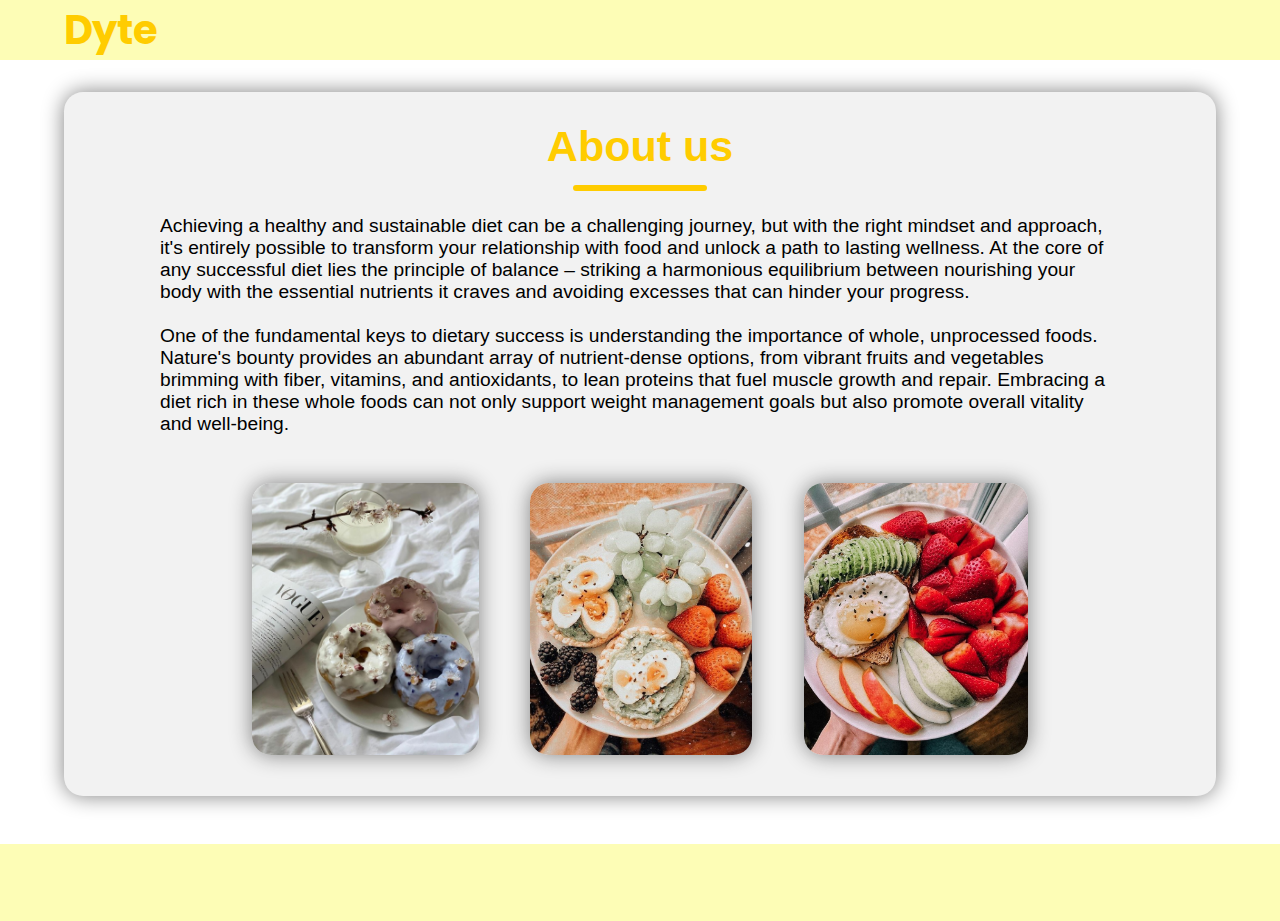
<file: aboutus.html>
<!doctype html>
<html>
  <head>
    <title>About us</title>
    <link rel="stylesheet" href="aboutusstyles.css">
  </head>
  <body>
    <nav class="nav-bar">
      <ul class="brand">
        <li><a href="index.html" class="dyte">Dyte </a></li>
      </ul>
    </nav>
    
    <div class="backboxP">
    <div class="backbox">
        <div class="hover-color-headlineP">
        <div class="hover-color-headline">
    <h1 class="headline">About us</h1> 
          <div class="underline"><div class="under-score"></div></div>
        </div></div>

    <div class="contentP">
      <div class="content">
        <p>
          Achieving a healthy and sustainable diet can be a challenging journey, but with the right mindset and approach, it's entirely possible to transform your relationship with food and unlock a path to lasting wellness. At the core of any successful diet lies the principle of balance – striking a harmonious equilibrium between nourishing your body with the essential nutrients it craves and avoiding excesses that can hinder your progress.</p><br>

        <p>One of the fundamental keys to dietary success is understanding the importance of whole, unprocessed foods. Nature's bounty provides an abundant array of nutrient-dense options, from vibrant fruits and vegetables brimming with fiber, vitamins, and antioxidants, to lean proteins that fuel muscle growth and repair. Embracing a diet rich in these whole foods can not only support weight management goals but also promote overall vitality and well-being.</br>
        </p>
      </div>
    </div>
  
    <div class="cartP">
      <div class="cart">
        <img src="images/food1.png" class="image">
        <img src="images/food2.jpg" class="image">
        <img src="images/food3.jpg" class="image">
      </div>
    </div>
    </div>
    </div>


    <div class="footer">
      
      </nav>
    </div>

  </body>
</html>
</file>
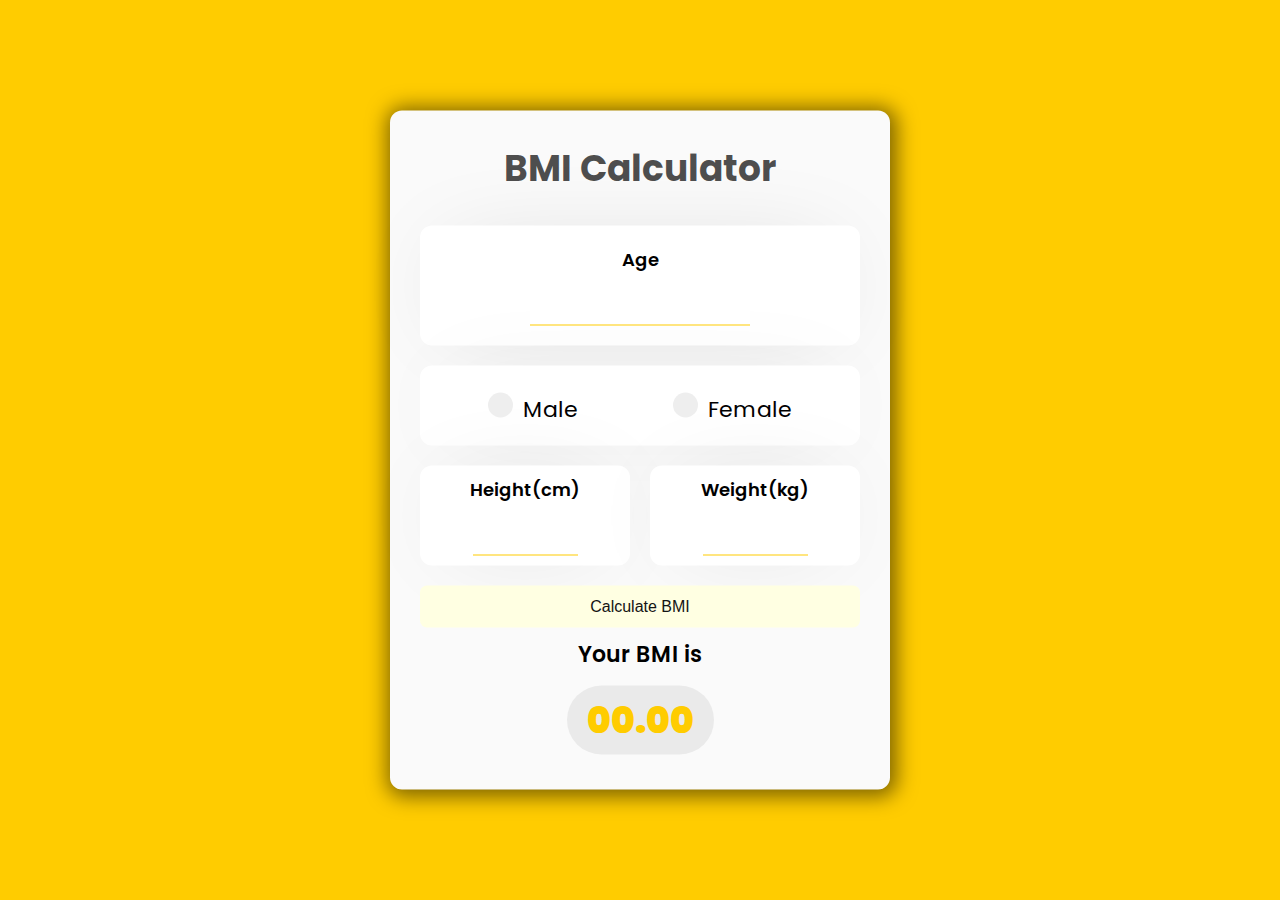
<file: bmi.html>
<!DOCTYPE html>
<html lang="en">
<head>
    <meta charset="UTF-8">
    <meta name="viewport" content="width=device-width, initial-scale=1.0">
    <title>BMI Calculator</title>
    <link rel="stylesheet" href="bmi.css">
</head>
<body>
    <div class="container">
        <div class="box">
          <h1>BMI Calculator</h1>
          <div class="content">


            <div class="input">
                <label for="height">Age</label>
                <input type="text" class="text-input" id="age" autocomplete="off" required/>
            </div>

            <div class="gender">

                <label class="container">
                    <input type="radio" name="radio" id="m"><p class="text">Male</p>
                    <span class="checkmark"></span>
                  </label>


                <label class="container">
                    <input type="radio" name="radio" id="f" ><p class="text">Female</p>
                      <span class="checkmark"></span>
                    </label>

            </div>

            <div class="containerHW">
            <div class="inputH">
              <label for="height">Height(cm)</label>
              <input type="number" id="height" required>
            </div>

            <div class="inputW">
              <label for="weight">Weight(kg)</label>
              <input type="number" id="weight" required>
            </div>
          </div>

            <button class="calculate" id="submit" onclick="calculate();">Calculate BMI</button>
          </div>
          <div class="result">
            <p>Your BMI is</p>
            <div id="result">00.00</div>
            <p class="comment"></p>
          </div>
        
      

        </div>
      </div>

      <div class="go-back">
        <a href='index.html'><button class="btn">Home Page</button></a>
      </div>


      
    <!-- The Modal -->
    <div id="myModal" class="modal">
      <!-- Modal content -->
    <div class="modal-content">
      <span class="close">&times;</span>
      <p id="modalText"></p>
    </div>
    
</div>
<script src="bmi.js"></script>
</body>
</html>
</file>
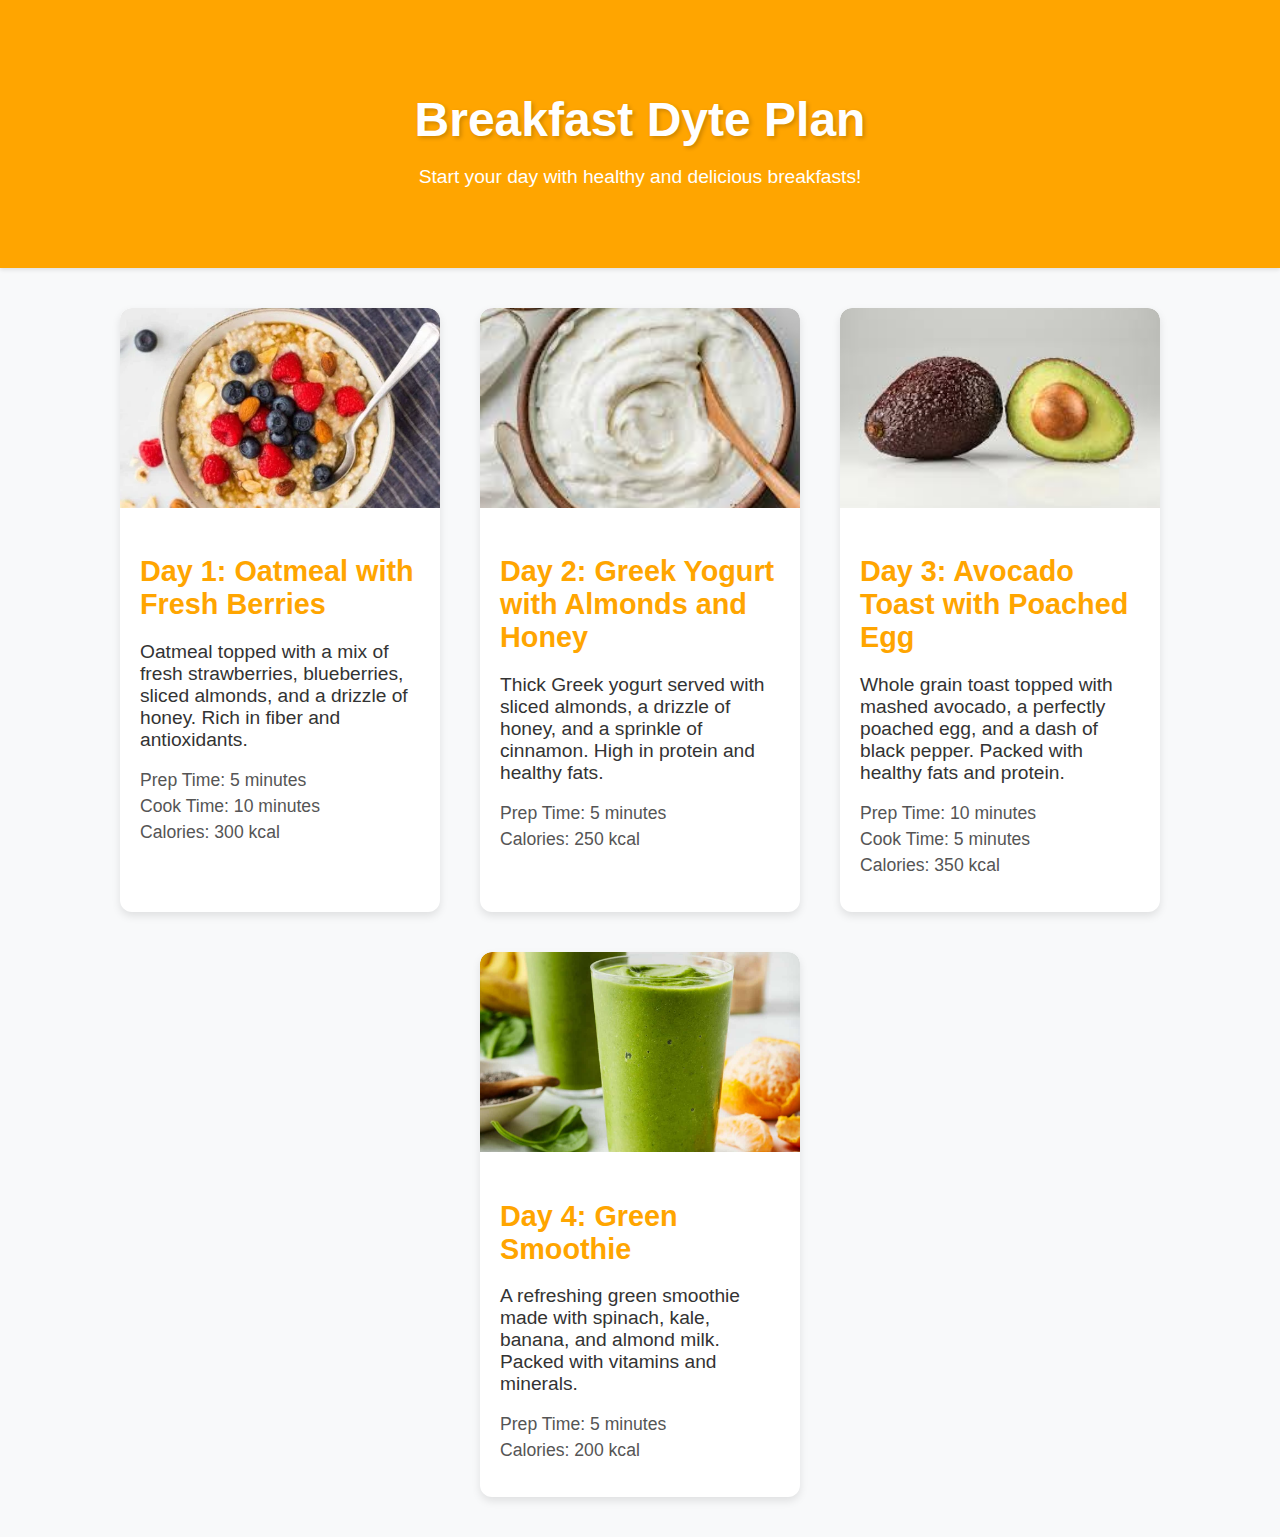
<file: breakfast.html>
<!DOCTYPE html>
<html lang="en">
<head>
    <meta charset="UTF-8">
    <meta name="viewport" content="width=device-width, initial-scale=1.0">
    <title>Breakfast Diet Plan</title>
    <link rel="stylesheet" href="breakfast.css">
</head>
<body>
    <header>
        <div class="header-container">
            <h1>Breakfast Dyte Plan</h1>
            <p>Start your day with healthy and delicious breakfasts!</p>
        </div>
    </header>

    <main>
        <div class="recipe-card">
            <img src="images/oatmeal.jpeg" alt="Oatmeal with Fresh Berries">
            <div class="recipe-details">
                <h2>Day 1: Oatmeal with Fresh Berries</h2>
                <p>Oatmeal topped with a mix of fresh strawberries, blueberries, sliced almonds, and a drizzle of honey. Rich in fiber and antioxidants.</p>
                <ul>
                    <li>Prep Time: 5 minutes</li>
                    <li>Cook Time: 10 minutes</li>
                    <li>Calories: 300 kcal</li>
                </ul>
            </div>
        </div>

        <div class="recipe-card">
            <img src="images/yougurt.jpeg" alt="Greek Yogurt with Almonds and Honey">
            <div class="recipe-details">
                <h2>Day 2: Greek Yogurt with Almonds and Honey</h2>
                <p>Thick Greek yogurt served with sliced almonds, a drizzle of honey, and a sprinkle of cinnamon. High in protein and healthy fats.</p>
                <ul>
                    <li>Prep Time: 5 minutes</li>
                    <li>Calories: 250 kcal</li>
                </ul>
            </div>
        </div>

        <div class="recipe-card">
            <img src="images/avocado.jpeg" alt="Avocado Toast with Poached Egg">
            <div class="recipe-details">
                <h2>Day 3: Avocado Toast with Poached Egg</h2>
                <p>Whole grain toast topped with mashed avocado, a perfectly poached egg, and a dash of black pepper. Packed with healthy fats and protein.</p>
                <ul>
                    <li>Prep Time: 10 minutes</li>
                    <li>Cook Time: 5 minutes</li>
                    <li>Calories: 350 kcal</li>
                </ul>
            </div>
        </div>

        <div class="recipe-card">
            <img src="images/smoothie.jpg" alt="Green Smoothie">
            <div class="recipe-details">
                <h2>Day 4: Green Smoothie</h2>
                <p>A refreshing green smoothie made with spinach, kale, banana, and almond milk. Packed with vitamins and minerals.</p>
                <ul>
                    <li>Prep Time: 5 minutes</li>
                    <li>Calories: 200 kcal</li>
                </ul>
            </div>
        </div>

        <!-- Add more recipe cards here -->

    </main>

</body>
</html>
</file>
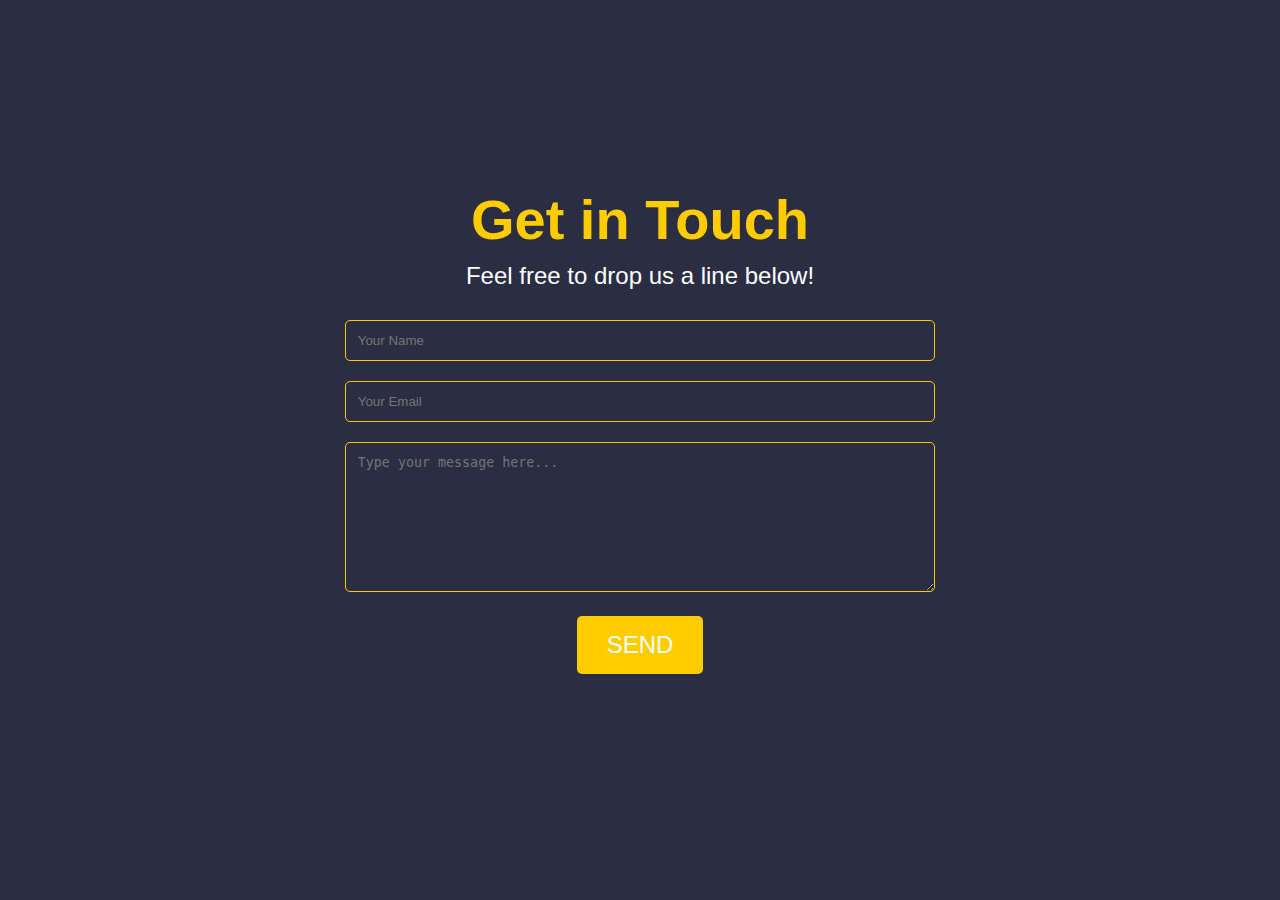
<file: contact.html>
<!DOCTYPE html>
<html lang="en">
<head>
    <meta charset="UTF-8">
    <meta name="viewport" content="width=device-width, initial-scale=1.0">
    <title>CONTACT</title>
    <link rel="stylesheet" href="contact.css">
    <link rel="stylesheet" href="https://cdnjs.cloudflare.com/ajax/libs/font-awesome/6.5.1/css/all.min.css" integrity="sha512-DTOQO9RWCH3ppGqcWaEA1BIZOC6xxalwEsw9c2QQeAIftl+Vegovlnee1c9QX4TctnWMn13TZye+giMm8e2LwA==" crossorigin="anonymous" referrerpolicy="no-referrer" />
</head>
<body>
    <div id="back">
        <div id="b-main">
            <div id="left"></div>
            <div id="right">
                <div>
                    <h1 class="large-heading">Get in Touch</h1>
                    <p class="sub-heading">Feel free to drop us a line below!</p>
                </div>
                <div id="type">
                    <input id="name" type="text" placeholder="Your Name">
                    <input id="email" type="email" placeholder="Your Email">
                    <textarea id="message" placeholder="Type your message here..."></textarea>
                    <button id="send">SEND</button>
                </div>
            </div>
        </div>
    </div>
</body>
</html>
</file>
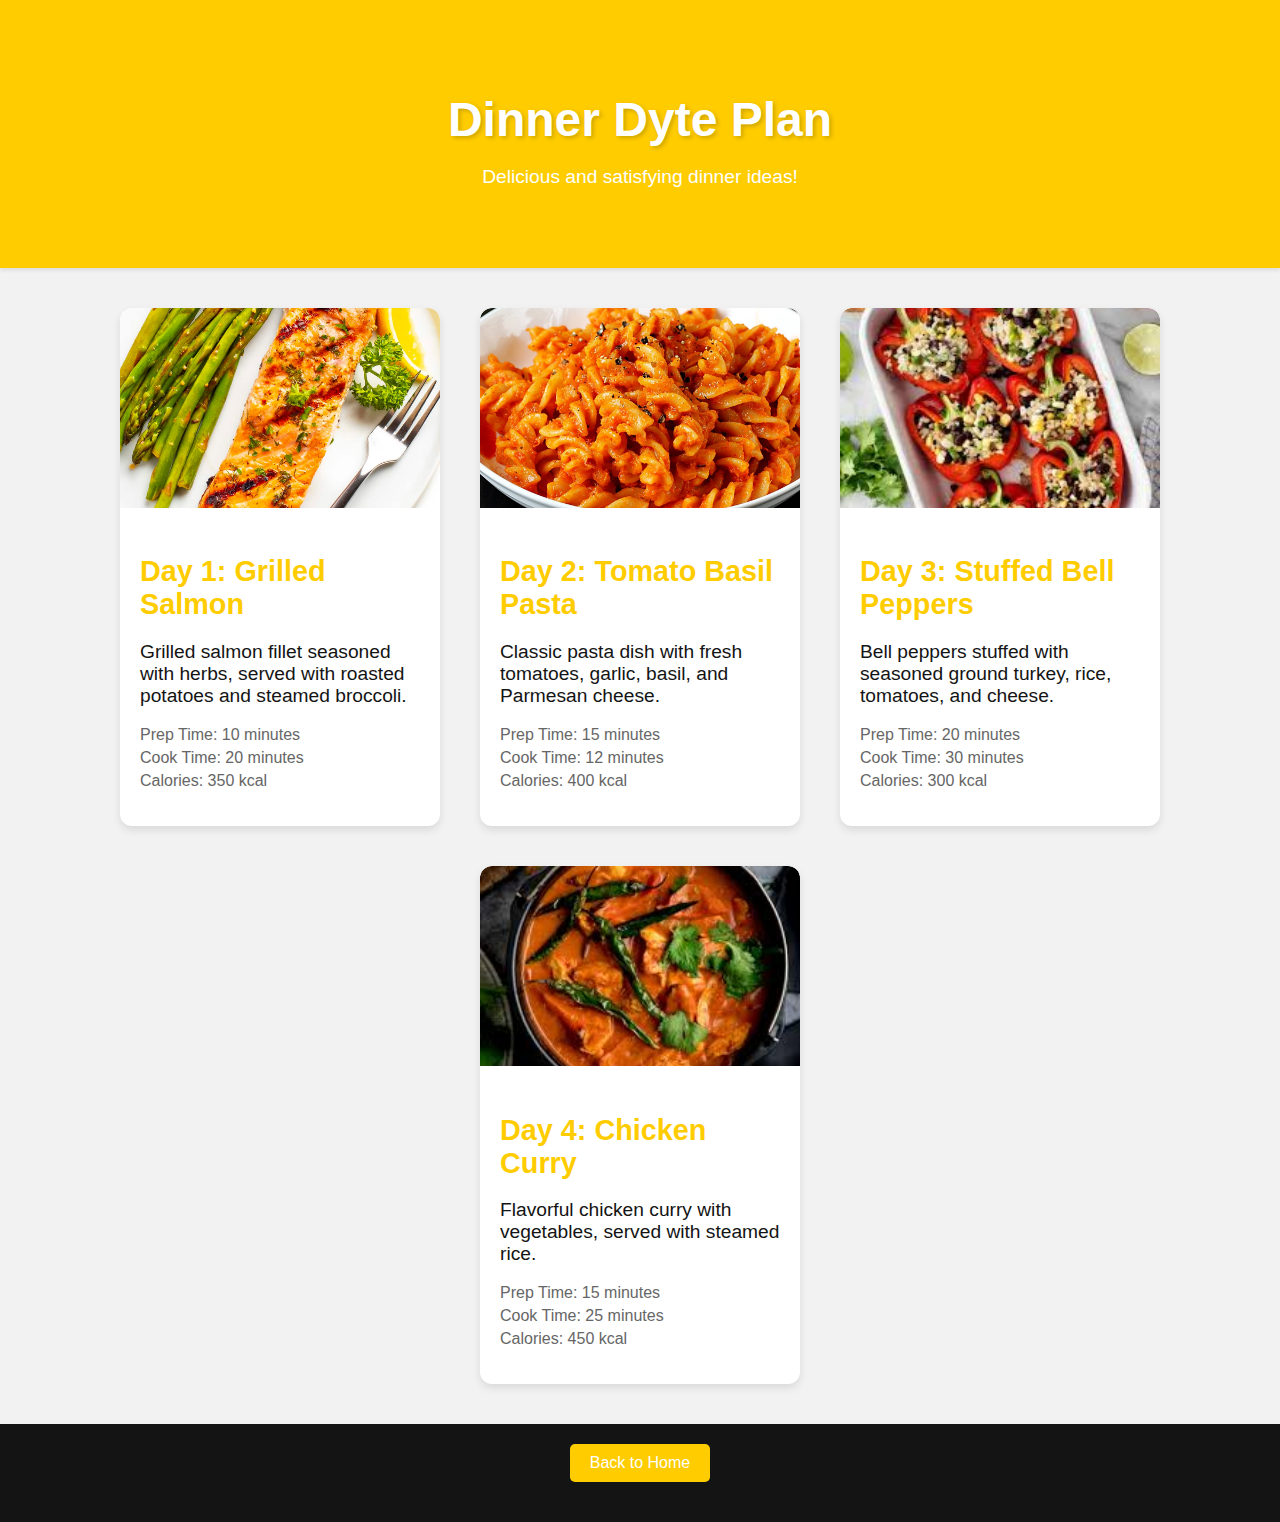
<file: dinner.html>
<!DOCTYPE html>
<html lang="en">
<head>
    <meta charset="UTF-8">
    <meta name="viewport" content="width=device-width, initial-scale=1.0">
    <title>Dinner Meal Plan</title>
    <link rel="stylesheet" href="dinner.css">
</head>
<body>
    <header>
        <div class="header-container">
            <h1>Dinner Dyte Plan</h1>
            <p>Delicious and satisfying dinner ideas!</p>
        </div>
    </header>

    <main>
        <div class="recipe-card">
            <img src="images/salmon.jpg" alt="Grilled Salmon">
            <div class="recipe-details">
                <h2>Day 1: Grilled Salmon</h2>
                <p>Grilled salmon fillet seasoned with herbs, served with roasted potatoes and steamed broccoli.</p>
                <ul>
                    <li>Prep Time: 10 minutes</li>
                    <li>Cook Time: 20 minutes</li>
                    <li>Calories: 350 kcal</li>
                </ul>
            </div>
        </div>

        <div class="recipe-card">
            <img src="images/pasta.jpg" alt="Tomato Basil Pasta">
            <div class="recipe-details">
                <h2>Day 2: Tomato Basil Pasta</h2>
                <p>Classic pasta dish with fresh tomatoes, garlic, basil, and Parmesan cheese.</p>
                <ul>
                    <li>Prep Time: 15 minutes</li>
                    <li>Cook Time: 12 minutes</li>
                    <li>Calories: 400 kcal</li>
                </ul>
            </div>
        </div>

        <div class="recipe-card">
            <img src="images/pepper.jpeg" alt="Stuffed Bell Peppers">
            <div class="recipe-details">
                <h2>Day 3: Stuffed Bell Peppers</h2>
                <p>Bell peppers stuffed with seasoned ground turkey, rice, tomatoes, and cheese.</p>
                <ul>
                    <li>Prep Time: 20 minutes</li>
                    <li>Cook Time: 30 minutes</li>
                    <li>Calories: 300 kcal</li>
                </ul>
            </div>
        </div>

        <div class="recipe-card">
            <img src="images/curry.jpeg" alt="Chicken Curry">
            <div class="recipe-details">
                <h2>Day 4: Chicken Curry</h2>
                <p>Flavorful chicken curry with vegetables, served with steamed rice.</p>
                <ul>
                    <li>Prep Time: 15 minutes</li>
                    <li>Cook Time: 25 minutes</li>
                    <li>Calories: 450 kcal</li>
                </ul>
            </div>
        </div>

    </main>

    <footer>
        <a href="index.html" class="back-home-btn">Back to Home</a>
    </footer>
</body>
</html>
</file>
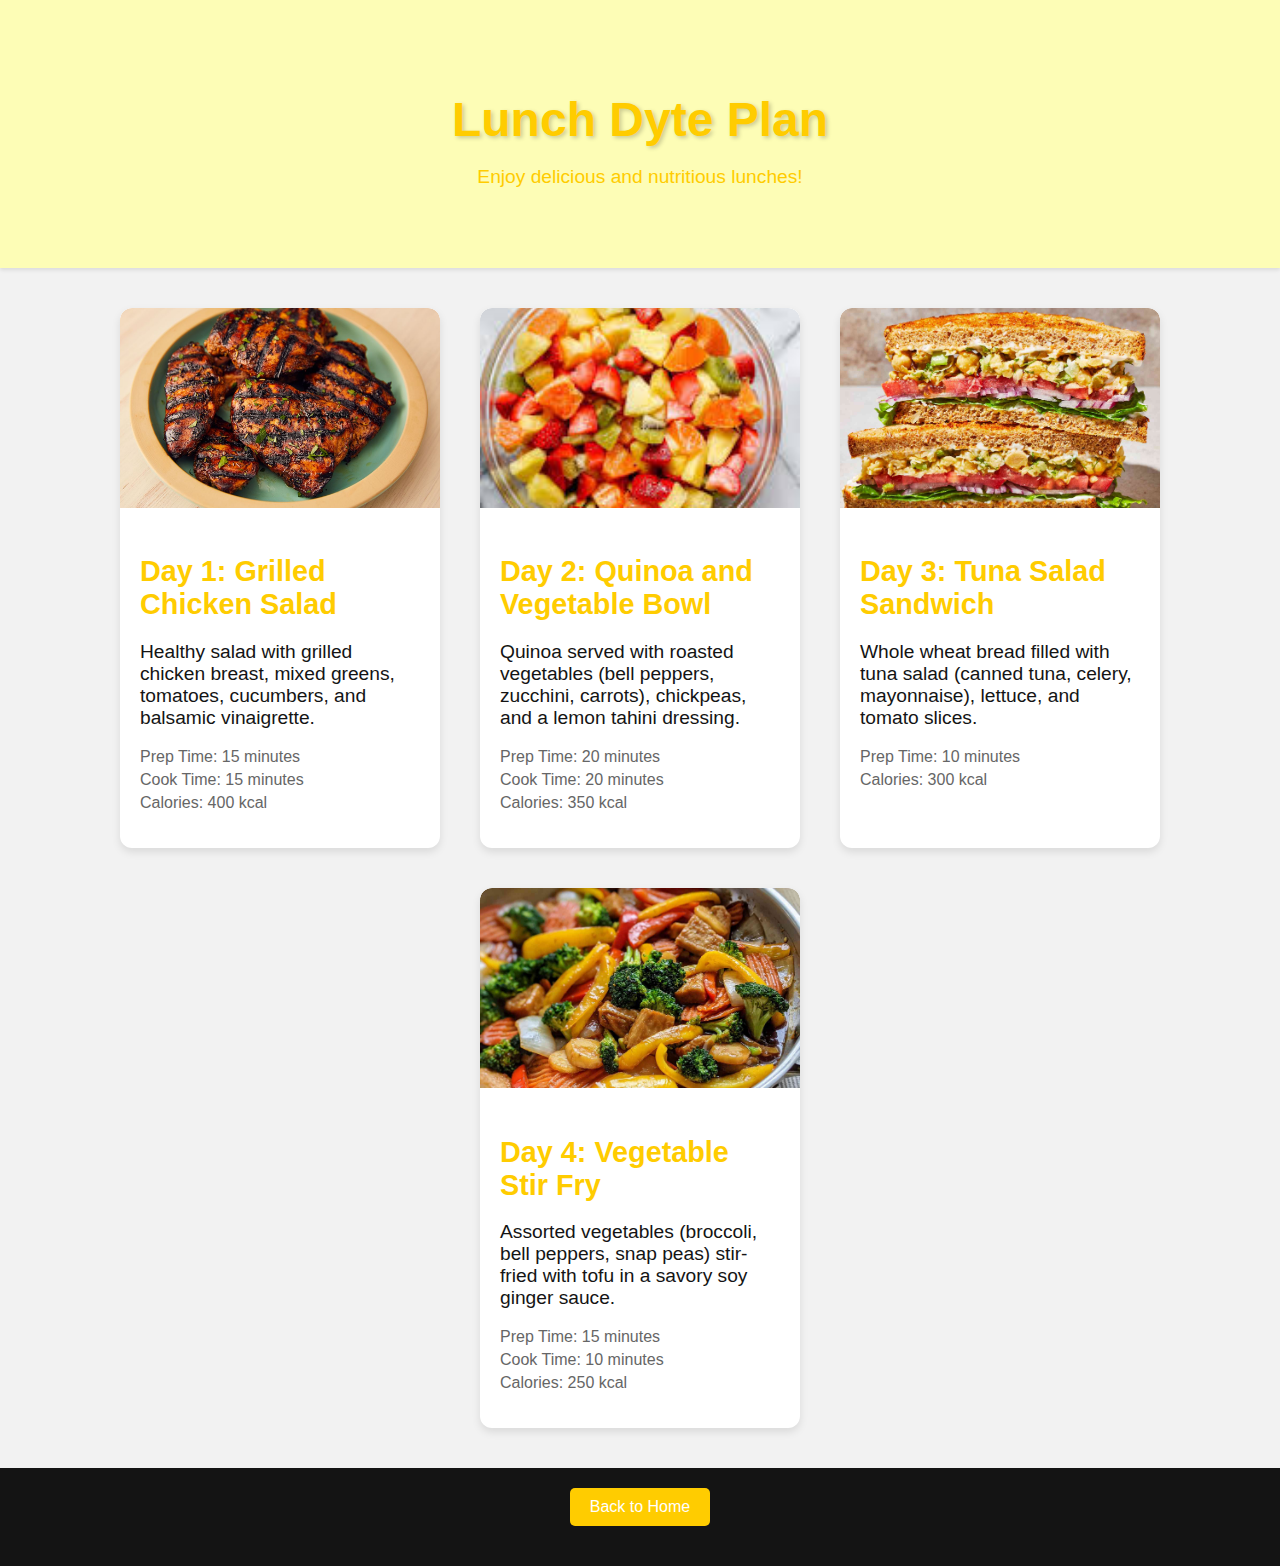
<file: lunch.html>
<!DOCTYPE html>
<html lang="en">
<head>
    <meta charset="UTF-8">
    <meta name="viewport" content="width=device-width, initial-scale=1.0">
    <title>Lunch Meal Plan</title>
    <link rel="stylesheet" href="lunch.css">
</head>
<body>
    <header>
        <div class="header-container">
            <h1>Lunch Dyte Plan</h1>
            <p>Enjoy delicious and nutritious lunches!</p>
        </div>
    </header>

    <main>
        <div class="recipe-card">
            <img src="images/chicken.jpg" alt="Grilled Chicken Salad">
            <div class="recipe-details">
                <h2>Day 1: Grilled Chicken Salad</h2>
                <p>Healthy salad with grilled chicken breast, mixed greens, tomatoes, cucumbers, and balsamic vinaigrette.</p>
                <ul>
                    <li>Prep Time: 15 minutes</li>
                    <li>Cook Time: 15 minutes</li>
                    <li>Calories: 400 kcal</li>
                </ul>
            </div>
        </div>

        <div class="recipe-card">
            <img src="images/salad.jpeg" alt="Quinoa and Vegetable Bowl">
            <div class="recipe-details">
                <h2>Day 2: Quinoa and Vegetable Bowl</h2>
                <p>Quinoa served with roasted vegetables (bell peppers, zucchini, carrots), chickpeas, and a lemon tahini dressing.</p>
                <ul>
                    <li>Prep Time: 20 minutes</li>
                    <li>Cook Time: 20 minutes</li>
                    <li>Calories: 350 kcal</li>
                </ul>
            </div>
        </div>

        <div class="recipe-card">
            <img src="images/sandwhich.jpg" alt="Tuna Salad Sandwich">
            <div class="recipe-details">
                <h2>Day 3: Tuna Salad Sandwich</h2>
                <p>Whole wheat bread filled with tuna salad (canned tuna, celery, mayonnaise), lettuce, and tomato slices.</p>
                <ul>
                    <li>Prep Time: 10 minutes</li>
                    <li>Calories: 300 kcal</li>
                </ul>
            </div>
        </div>

        <div class="recipe-card">
            <img src="images/stir.jpg" alt="Vegetable Stir Fry">
            <div class="recipe-details">
                <h2>Day 4: Vegetable Stir Fry</h2>
                <p>Assorted vegetables (broccoli, bell peppers, snap peas) stir-fried with tofu in a savory soy ginger sauce.</p>
                <ul>
                    <li>Prep Time: 15 minutes</li>
                    <li>Cook Time: 10 minutes</li>
                    <li>Calories: 250 kcal</li>
                </ul>
            </div>
        </div>

    </main>

    <footer>
        <a href="index.html" class="back-home-btn">Back to Home</a>
    </footer>
</body>
</html>
</file>
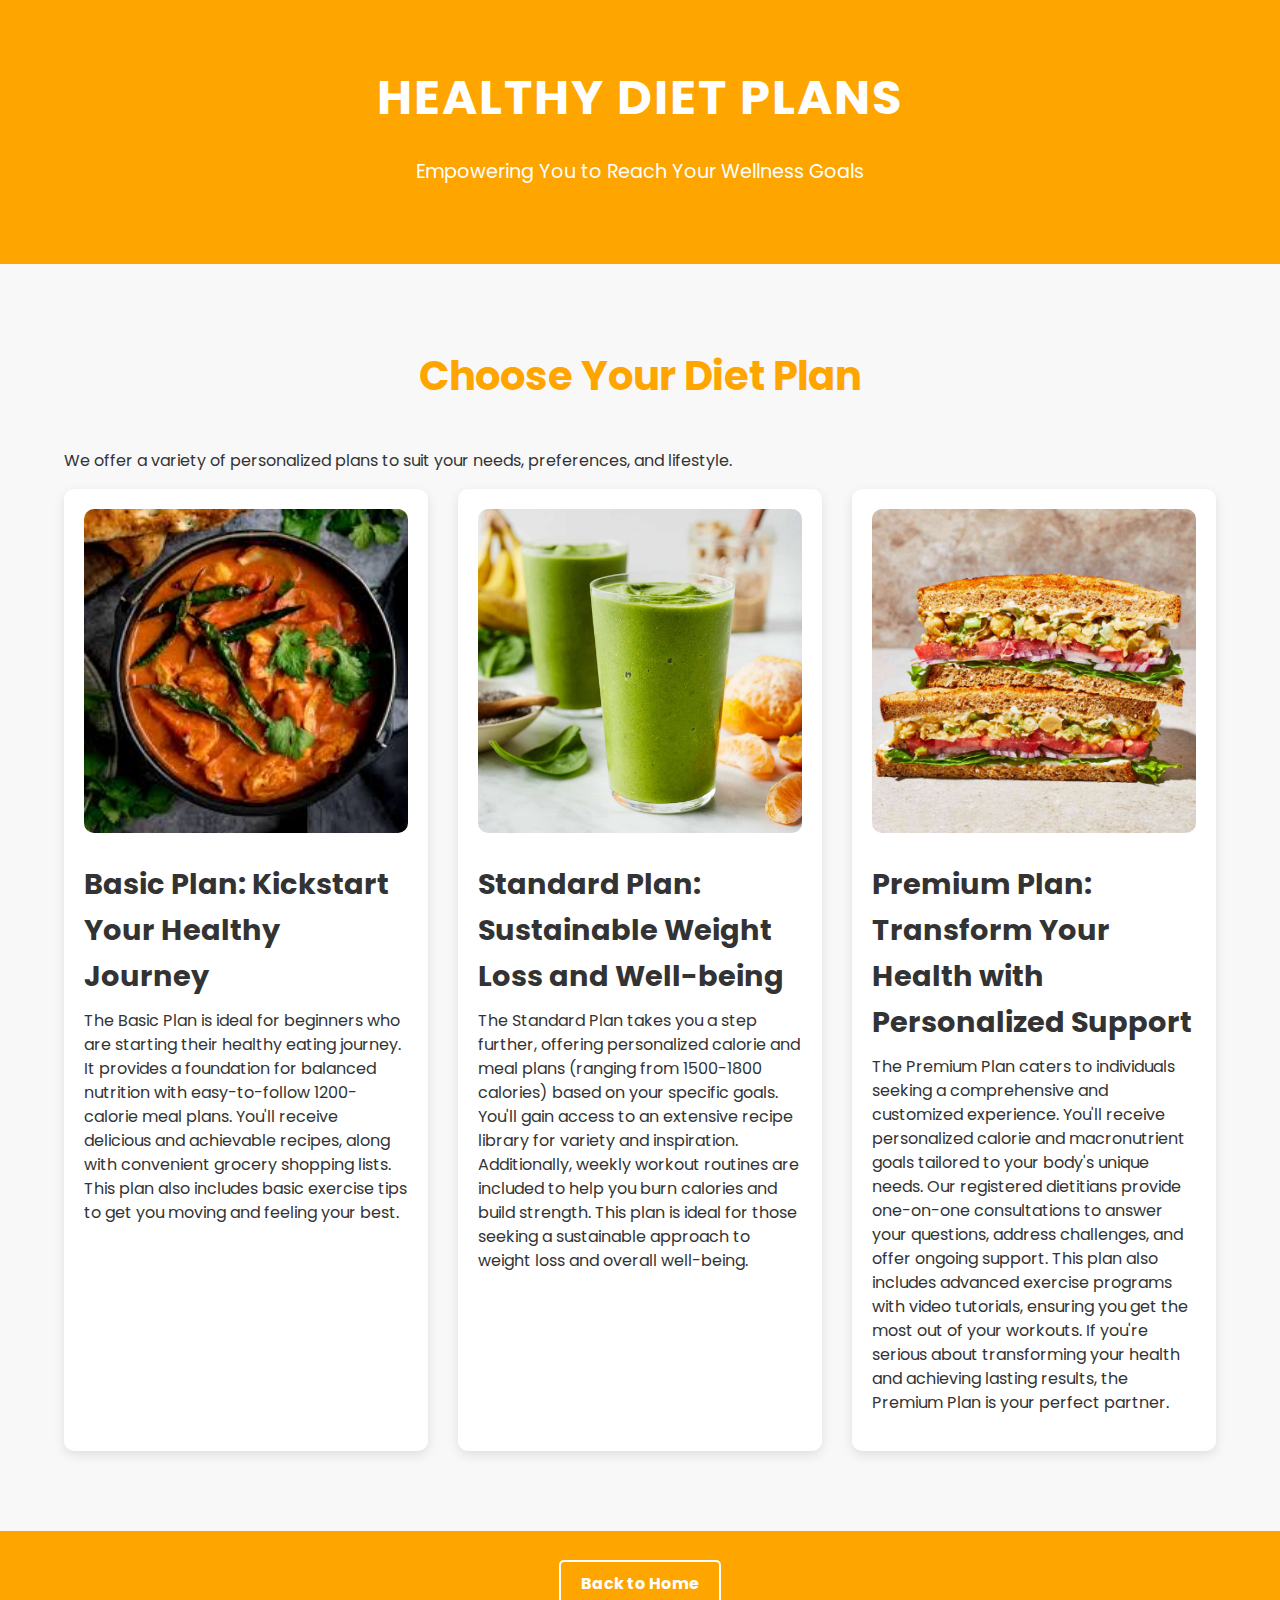
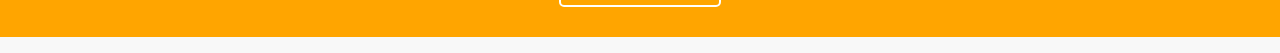
<file: plans.html>
<!DOCTYPE html>
<html lang="en">

<head>
  <meta charset="UTF-8">
  <meta name="viewport" content="width=device-width, initial-scale=1.0">
  <title>Healthy Diet Plans | Find Your Perfect Fit</title>
  <link rel="stylesheet" href="plans.css">
</head>

<body>
  <header>
    <div class="container">
      <h1>Healthy Diet Plans</h1>
      <p>Empowering You to Reach Your Wellness Goals</p>
    </div>
  </header>

  <main class="main">
    <section class="section">
      <div class="container">
        <h2>Choose Your Diet Plan</h2>
        <p>We offer a variety of personalized plans to suit your needs, preferences, and lifestyle.</p>

        <div class="card-container">
          <!-- Basic Plan Card -->
          <div class="card">
            <img src="images/curry.jpeg" alt="Basic Plan Image">
            <h3>Basic Plan: Kickstart Your Healthy Journey</h3>
            <p>The Basic Plan is ideal for beginners who are starting their healthy eating journey. It provides a foundation for balanced nutrition with easy-to-follow 1200-calorie meal plans. You'll receive delicious and achievable recipes, along with convenient grocery shopping lists. This plan also includes basic exercise tips to get you moving and feeling your best.</p>
          </div>

          <!-- Standard Plan Card -->
          <div class="card">
            <img src="images/smoothie.jpg" alt="Standard Plan Image">
            <h3>Standard Plan: Sustainable Weight Loss and Well-being</h3>
            <p>The Standard Plan takes you a step further, offering personalized calorie and meal plans (ranging from 1500-1800 calories) based on your specific goals. You'll gain access to an extensive recipe library for variety and inspiration. Additionally, weekly workout routines are included to help you burn calories and build strength. This plan is ideal for those seeking a sustainable approach to weight loss and overall well-being.</p>
          </div>

          <!-- Premium Plan Card -->
          <div class="card">
            <img src="images/sandwhich.jpg" alt="Premium Plan Image">
            <h3>Premium Plan: Transform Your Health with Personalized Support</h3>
            <p>The Premium Plan caters to individuals seeking a comprehensive and customized experience. You'll receive personalized calorie and macronutrient goals tailored to your body's unique needs. Our registered dietitians provide one-on-one consultations to answer your questions, address challenges, and offer ongoing support. This plan also includes advanced exercise programs with video tutorials, ensuring you get the most out of your workouts. If you're serious about transforming your health and achieving lasting results, the Premium Plan is your perfect partner.</p>
          </div>
        </div>
      </div>
    </section>
  </main>

  <footer>
    <div class="container">
      <a href="/" class="back-home">Back to Home</a>
    </div>
  </footer>

</body>

</html>
</file>
<file: aboutusstyles.css>
@import url('https://fonts.googleapis.com/css2?family=Poppins:ital,wght@0,100;0,200;0,300;0,400;0,500;0,600;0,700;0,800;0,900;1,100;1,200;1,300;1,400;1,500;1,600;1,700;1,800;1,900&display=swap');

:root {
    --main-color: rgb(255, 204, 0); 
    --primary: rgb(253, 253, 182); 
    --black: rgb(20, 20, 20);
    --white: rgb(255, 255, 255);
    --bg: rgb(242, 242, 242);   
    --light-black: rgb(102, 102, 102);
    --font-size: 1.5rem;
    --spacing: 16ox
}

*
{
  padding: 0;
  margin: 0;
}



body {
  font-family: Arial, Helvetica, sans-serif;
}

.backboxP
{
  display:flex;
  justify-content: center;
}

.backbox
{
  background-color:var(--bg);
  height:44rem;
  width: 72rem;
  margin-top: 2rem;
  border-radius:1.2rem;
  box-shadow: 0rem 0.00rem 1.3rem gray;

}

.nav-bar{
  display: flex;
  justify-content: space-between;
  align-items: center;
  background-color:var(--primary);
}

.brand, .nav-links
{
  list-style-type: none;
    display: flex;
}

.brand li, .nav-links li{
  font-size: 2rem; 
  margin-right: 1rem;
}



.nav-bar .brand .dyte{
    font-size: 2.5rem;
    font-weight: bolder;
    color: var(--main-color);
    text-decoration: none;
    margin-left: 4rem;
    font-family: poppins;
}

.brand:hover{
  cursor:pointer;
}

.headline{
  color: var(--main-color);
  margin: 30px;
  text-align: center;
  font-size: 43px;
}

.underline
{
  display:flex;
  justify-content: center;
  margin-top:-1rem;
}

.under-score
{
  height: .4rem;
  width:  8.4rem;
  background-color: var(--main-color);
  border-radius: 10px;
}

.hover-color-headlineP
{
  display:flex;
  justify-content: center;
  width:auto;
  height:auto;
}

.hover-color-headline:hover
{
  color:var(--main-color);
  cursor:pointer;
  .under-score{
    background-color:var(--main-color);
  }
}

.contentP
{
  display:flex;
  justify-content:center;
}

.content
{
  margin-top: 1.5rem; 
  height:auto;
  width:60rem;
  overflow: hidden;
  word-wrap: break-word;
  margin: center;
  font-size: 1.2rem;
}

.cartP
{
  display:flex;
  justify-content:center;
}

.cart
{
  height:auto;
  width:55rem;
  display:flex;
  justify-content:space-evenly;
  margin-top:3rem;
}

.cart img
{
  height:17rem;
}

.footer {
  background-color: var(--primary);
  height: 4.8rem;
  width: auto;
  margin-top: 3rem;
  display: flex;
  justify-content: center;
  align-items: center;
}

.footer-nav {
  display: flex;
  justify-content: space-between;
  align-items: center;
  width: 100%;
  max-width: 100rem;
  padding: 0 1rem;
}



.image:hover{
  transform: scale(1.2);
}

.image
{
  transition: transform 0.5s cubic-bezier(0.23, 1, 0.32, 1);
  border-radius: 1.2rem;
  box-shadow: 0rem 0.00rem 1.3rem gray;

}
</file>
<file: bmi.css>
/* Import Google Font - Poppins */
@import url('https://fonts.googleapis.com/css2?family=Poppins:wght@400;500;600;700&display=swap');

:root {
    --main-color: rgb(255, 204, 0); 
    --primary: rgb(255, 255, 226); 
    --black: rgb(20, 20, 20);
    --white: rgb(255, 255, 255);
    --bg: rgb(242, 242, 242);   
    --light-black: rgb(102, 102, 102);
    --font-size: 1.5rem;
    --spacing: 16ox
}

    *{
    margin: 0;
    padding: 0;
    box-sizing: border-box;
    font-family: 'Poppins', sans-serif;
    }
    
    body{
    display: flex;
    align-items: center;
    justify-content: center;
    min-height: 100vh;
    background: var(--main-color);
    }
/* 
  .container {
    min-width: 250px;
  } */

  .box {
    position: absolute;
    top: 50%;
    left: 50%;
    transform: translate(-50%, -50%);
    width: 500px;
    background: #fafafa;
    border-radius: 12px;
    text-align: center;
    box-shadow: 2px 2px 20px 5px rgba(0,0,0,0.5);
  }


  h1 {
    color: rgb(0, 0, 0, 0.7);
    font-weight: bold;
    font-size: 36px;
    padding: 30px 0;
    
  }


    
    .content {
        padding: 0 30px;
        
    }
    
    .input {
        background: #fff;
        box-shadow: 0px 0px 95px -30px rgba(0, 0, 0, 0.15);
        border-radius: 12px;
        padding: 20px 0;
        margin-bottom: 20px;
    }

    
    .input label {
        display: block;
        font-size: 18px;
        font-weight: 600;
        color: #000;
        margin-bottom: 20px;
    }
    .input input {
        outline: none;
        border: none;
        border-bottom: 1px solid var(--main-color);
        width: 50%;
        text-align: center;
        font-size: 28px;
        font-family: "Nunito", sans-serif;
    }


    
    .inputW {
        background: #fff;
        box-shadow: 0px 0px 95px -30px rgba(0, 0, 0, 0.15);
        border-radius: 12px;
        padding: 10px 0;
        margin-bottom: 20px;
    }


    .inputW label {
        display: block;
        font-size: 18px;
        font-weight: 600;
        color: #000;
        margin-bottom: 20px;
    }
   .inputW input {
        outline: none;
        border: none;
        border-bottom: 1px solid var(--main-color);
        width: 50%;
        text-align: center;
        font-size: 28px;
        font-family: "Nunito", sans-serif;
    }

    .inputH {
        background: #fff;
        box-shadow: 0px 0px 95px -30px rgba(0, 0, 0, 0.15);
        border-radius: 12px;
        padding: 10px 0;
        margin-bottom: 20px;
        margin-right: 20px;
    }


    .inputH label {
        display: block;
        font-size: 18px;
        font-weight: 600;
        color: #000;
        margin-bottom: 20px;
    }
   .inputH input {
        outline: none;
        border: none;
        border-bottom: 1px solid var(--main-color);
        width: 50%;
        text-align: center;
        font-size: 28px;
        font-family: "Nunito", sans-serif;
    }

  
button.calculate {
    cursor: pointer;
    font-family: "Nunito", sans-serif;
    color: var(--black);
    background:var(--primary);
    font-size: 16px;
    border-radius: 7px;
    padding: 12px 0;
    width: 100%;
    outline: none;
    border: none;
    transition: all 0.5s;
  }
  button.calculate:hover {
    background: var(--main-color);
  }

  
  
.result {
    padding: 10px 20px;
  }
  .result p {
    font-weight: 600;
    font-size: 22px;
    color: #000;
    margin-bottom: 15px;
  }
  .result #result {
    font-size: 36px;
    font-weight: 900;
    color: var(--main-color);
    background-color: #eaeaea;
    display: inline-block;
    padding: 7px 20px;
    border-radius: 55px;
    margin-bottom: 25px;
  }
  #comment {
    color: var(--main-color);
    font-weight: 800;
  }

.comment {
    display: none;
    border: dashed 1px;
    border-radius: 7px;
    padding: 5px;
}

.footer {
    display: flex;
    justify-content: start;
    align-items: center;
    padding: 10px 15px
}

.footer-text {
    text-decoration: none;
    color: rgba(40, 40, 40, 0.8);
    font-family: 'Poppins', sans-serif;
    font-weight: 200;
    font-size: 14px;
    transition: all 0.5;
}

.footer-text:hover {
    color: rgba(40, 40, 40, 1);
}

.gender {
    display: flex;
    justify-content: space-around;
    align-items: center;
    align-content: center;
    background: #fff;
    box-shadow: 0px 0px 95px -30px rgba(0, 0, 0, 0.15);
    border-radius: 12px;
    padding: 20px;
    margin-bottom: 20px;
}

  /* Style for Radio */
.gender .container {
    display: block;
    position: relative;
    padding-left: 35px;
    /* margin-bottom: 12px; */
    margin-top: 7px;
    cursor: pointer;
    font-size: 22px;
    -webkit-user-select: none;
    -moz-user-select: none;
    -ms-user-select: none;
    user-select: none;
  }
  
  /* Hide the browser's default radio button */
  .gender .container input {
    position: absolute;
    opacity: 0;
    cursor: pointer;
  }
  
  /* Create a custom radio button */
  .checkmark {
    position: absolute;
    top: 0;
    left: 0;
    height: 25px;
    width: 25px;
    background-color: #eee;
    border-radius: 50%;
  }
  
  /* On mouse-over, add a grey background color */
  .gender .container:hover input ~ .checkmark {
    background-color: #ccc;
  }
  
  /* When the radio button is checked, add a blue background */
  .gender .container input:checked ~ .checkmark {
    background-color: var(--main-color);
  }
  
  /* Create the indicator (the dot/circle - hidden when not checked) */
  .checkmark:after {
    content: "";
    position: absolute;
    display: none;
  }
  
  /* Show the indicator (dot/circle) when checked */
  .gender .container input:checked ~ .checkmark:after {
    display: block;
  }
  
  /* Style the indicator (dot/circle) */
  .gender .container .checkmark:after {
       top: 9px;
      left: 9px;
      width: 8px;
      height: 8px;
      border-radius: 50%;
      background: white;
  }
  /* END Style for Radio */

.containerHW {
    display: flex;
    justify-content: space-around;
    align-items: center;
}
  




/* The Modal (background) */
.modal {
  display: none; /* Hidden by default */
  position: fixed; /* Stay in place */
  z-index: 1; /* Sit on top */
  padding-top: 100px; /* Location of the box */
  left: 0;
  top: 0;
  width: 100%; /* Full width */
  height: 100%; /* Full height */
  overflow: auto; /* Enable scroll if needed */
  background-color: rgb(0,0,0); /* Fallback color */
  background-color: rgba(0,0,0,0.4); /* Black w/ opacity */
  padding-top: 300px;

}

/* Modal Content */
.modal-content {
  background-color: #fefefe;
  margin: auto;
  padding: 20px;
  border: 1px solid #888;
  width: 600px;
  border-radius: 10px;
  box-shadow: #393c76 -1px 2px 2px 1px;
}

#modalText {
  padding-top: 8px;
  padding-right: 5px;
  font-size: 18px;
  font-family: 'Poppins', sans-serif;
  color: rgb(24, 23, 23);
}

.modal-wrong {
border: 2px solid red;
}

.modal-correct {
  border: 2px solid green;
  }

/* The Close Button */
.close {
  color: #aaaaaa;
  float: right;
  font-size: 28px;
  font-weight: bold;
  cursor: pointer;
  transition: all 0.3s;
}

.close:hover {
  color: #d41111; 
}

.go-back {
  text-align: center;
  margin-top: 20px;
}

.btn {
  padding: 15px 30px;
  font-size: 1.2rem;
  font-weight: 600;
  color: var(--black);
  background-color: var(--primary);
  border: none;
  border-radius: 10px;
  cursor: pointer;
  transition: background-color 0.3s ease-in-out;
}

.btn:hover {
  background-color: var(--black);
  color: var(--main-color);
}

  

@media (max-width: 700px){


    .box {
        width: 380px;
    }



    
    .input label {

        font-size: 18px;
    }

    .inputH label, .inputW label {
        font-size: 14px;
    }


    .input input, .inputH input, .inputW input{
        font-size: 24px;
    }


    .modal-content {

      width: 380px;
    }



}
</file>
<file: breakfast.css>
body {
    font-family: 'Arial', sans-serif;
    margin: 0;
    padding: 0;
    background-color: #f8f9fa;
    color: #333;
}

header {
    background-color: #ffa500;
    color: #fff;
    padding: 60px 0;
    text-align: center;
    box-shadow: 0 2px 4px rgba(0, 0, 0, 0.1);
}

.header-container {
    max-width: 800px;
    margin: 0 auto;
}

h1 {
    font-size: 3rem;
    margin-bottom: 10px;
    text-shadow: 2px 2px 4px rgba(0, 0, 0, 0.2);
}

p {
    font-size: 1.2rem;
}

main {
    display: flex;
    flex-wrap: wrap;
    justify-content: center;
    padding: 20px;
}

.recipe-card {
    width: 320px;
    background-color: #fff;
    border-radius: 12px;
    margin: 20px;
    box-shadow: 0 4px 8px rgba(0, 0, 0, 0.1);
    overflow: hidden;
    transition: transform 0.3s ease;
}

.recipe-card:hover {
    transform: translateY(-5px);
}

.recipe-card img {
    width: 100%;
    height: 200px;
    object-fit: cover;
    border-radius: 12px 12px 0 0;
}

.recipe-details {
    padding: 20px;
}

h2 {
    font-size: 1.8rem;
    color: #ffa500;
    margin-bottom: 10px;
}

ul {
    list-style-type: none;
    padding: 0;
}

li {
    font-size: 1.1rem;
    color: #555;
    margin-bottom: 5px;
}

footer {
    background-color: #333;
    color: #fff;
    text-align: center;
    padding: 20px 0;
}
</file>
<file: dinner.css>
:root {
    --main-color: rgb(255, 204, 0); 
    --primary: rgb(253, 253, 182); 
    --black: rgb(20, 20, 20);
    --white: rgb(255, 255, 255);
    --bg: rgb(242, 242, 242);   
    --light-black: rgb(102, 102, 102);
    --font-size: 1.5rem;
    --spacing: 16px;
}

body {
    font-family: 'Arial', sans-serif;
    margin: 0;
    padding: 0;
    background-color: var(--bg);
    color: var(--black);
}

header {
    background-color: var(--main-color);
    color: var(--white);
    padding: 60px 0;
    text-align: center;
    box-shadow: 0 2px 4px rgba(0, 0, 0, 0.1);
}

.header-container {
    max-width: 800px;
    margin: 0 auto;
}

h1 {
    font-size: 3rem;
    margin-bottom: 10px;
    text-shadow: 2px 2px 4px rgba(0, 0, 0, 0.2);
}

p {
    font-size: 1.2rem;
}

main {
    display: flex;
    flex-wrap: wrap;
    justify-content: center;
    padding: 20px;
}

.recipe-card {
    width: 320px;
    background-color: var(--white);
    border-radius: 12px;
    margin: 20px;
    box-shadow: 0 4px 8px rgba(0, 0, 0, 0.1);
    overflow: hidden;
    transition: transform 0.3s ease;
}

.recipe-card:hover {
    transform: translateY(-5px);
}

.recipe-card img {
    width: 100%;
    height: 200px;
    object-fit: cover;
    border-radius: 12px 12px 0 0;
}

.recipe-details {
    padding: 20px;
}

h2 {
    font-size: 1.8rem;
    color: var(--main-color);
    margin-bottom: 10px;
}

ul {
    list-style-type: none;
    padding: 0;
}

li {
    font-size: 1rem;
    color: var(--light-black);
    margin-bottom: 5px;
}

footer {
    background-color: var(--black);
    color: var(--white);
    text-align: center;
    padding: 20px 0;
}

.back-home-btn {
    display: inline-block;
    padding: 10px 20px;
    margin-bottom: 20px;
    background-color: var(--main-color);
    color: var(--white);
    text-decoration: none;
    border-radius: 5px;
    transition: background-color 0.3s ease;
}

.back-home-btn:hover {
    background-color: rgb(255, 170, 0);
}
</file>
<file: lunch.css>
:root {
    --main-color: rgb(255, 204, 0); 
    --primary: rgb(253, 253, 182); 
    --black: rgb(20, 20, 20);
    --white: rgb(255, 255, 255);
    --bg: rgb(242, 242, 242);   
    --light-black: rgb(102, 102, 102);
    --font-size: 1.5rem;
    --spacing: 16px;
}

body {
    font-family: 'Arial', sans-serif;
    margin: 0;
    padding: 0;
    background-color: var(--bg);
    color: var(--black);
}

header {
    background-color: var(--primary);
    color: var(--main-color);
    padding: 60px 0;
    text-align: center;
    box-shadow: 0 2px 4px rgba(0, 0, 0, 0.1);
}

.header-container {
    max-width: 800px;
    margin: 0 auto;
}

h1 {
    font-size: 3rem;
    margin-bottom: 10px;
    text-shadow: 2px 2px 4px rgba(0, 0, 0, 0.2);
}

p {
    font-size: 1.2rem;
}

main {
    display: flex;
    flex-wrap: wrap;
    justify-content: center;
    padding: 20px;
}

.recipe-card {
    width: 320px;
    background-color: var(--white);
    border-radius: 12px;
    margin: 20px;
    box-shadow: 0 4px 8px rgba(0, 0, 0, 0.1);
    overflow: hidden;
    transition: transform 0.3s ease;
}

.recipe-card:hover {
    transform: translateY(-5px);
}

.recipe-card img {
    width: 100%;
    height: 200px;
    object-fit: cover;
    border-radius: 12px 12px 0 0;
}

.recipe-details {
    padding: 20px;
}

h2 {
    font-size: 1.8rem;
    color: var(--main-color);
    margin-bottom: 10px;
}

ul {
    list-style-type: none;
    padding: 0;
}

li {
    font-size: 1rem;
    color: var(--light-black);
    margin-bottom: 5px;
}

footer {
    background-color: var(--black);
    color: var(--white);
    text-align: center;
    padding: 20px 0;
}

.back-home-btn {
    display: inline-block;
    padding: 10px 20px;
    margin-bottom: 20px;
    background-color: var(--main-color);
    color: var(--white);
    text-decoration: none;
    border-radius: 5px;
    transition: background-color 0.3s ease;
}

.back-home-btn:hover {
    background-color: rgb(255, 170, 0);
}
</file>
<file: plans.css>
@import url('https://fonts.googleapis.com/css2?family=Poppins:ital,wght@0,100;0,200;0,300;0,400;0,500;0,600;0,700;0,800;0,900;1,100;1,200;1,300;1,400;1,500;1,600;1,700;1,800;1,900&display=swap');

body, h1, h2, h3, p, ul {
    margin: 0;
    padding: 0;
    margin-bottom: 1rem;
}
  
body {
    font-family: "Poppins", sans-serif;
    font-size: 16px;
    line-height: 1.6;
    color: #333;
    background-color: #f8f8f8;
}
  
.container {
    max-width: 1200px;
    width: 90%;
    margin: 0 auto;
    padding: 0 20px;
}
  
header {
    background-color: #FFA500;
    color: #fff;
    text-align: center;
    padding: 60px 0;
}
  
header h1 {
    font-size: 3rem;
    font-weight: bold;
    text-transform: uppercase;
    letter-spacing: 2px;
}
  
header p {
    font-size: 1.2rem;
    margin-top: 20px;
}
  
.main {
    padding: 40px 0;
}
  
.section {
    padding: 40px 0;
}
  
.section h2 {
    text-align: center;
    font-size: 2.5rem;
    color: #FFA500;
    margin-bottom: 40px;
}
  
.card-container {
    display: flex;
    justify-content: space-between;
    gap: 30px;
}
  
.card {
    flex: 1;
    background-color: #fff;
    border-radius: 10px;
    box-shadow: 0 4px 12px rgba(0, 0, 0, 0.1);
    padding: 20px;
    transition: transform 0.3s ease;
}
  
.card:hover {
    transform: translateY(-10px);
}
  
.card img {
    width: 100%;
    border-radius: 10px;
    margin-bottom: 20px;
}
  
.card h3 {
    font-size: 1.8rem;
    color: #333;
    margin-bottom: 10px;
}
  
.card p {
    font-size: 1rem;
    line-height: 1.5;
}
  
footer {
    background-color: #FFA500;
    color: #fff;
    text-align: center;
    padding: 40px 0;
}

.back-home {
    color: #fff;
    text-decoration: none;
    font-size: 1rem;
    font-weight: bold;
    border: 2px solid #fff;
    border-radius: 5px;
    padding: 10px 20px;
    transition: background-color 0.3s ease, color 0.3s ease;
}

.back-home:hover {
    background-color: #fff;
    color: #FFA500;
}
</file>
<file: contact.css>
/* Reset default margin, padding, and box-sizing */
* {
    margin: 0;
    padding: 0;
    box-sizing: border-box;
}

/* Define custom colors */
:root {
    --main-color: #FFCC00; /* Main color (yellow) */
    --bg-color: #2B2D42; /* Background color (dark blue) */
    --text-color: #FFFFFF; /* Text color (white) */
}

/* Body styles */
body {
    font-family: 'Arial', sans-serif;
    background-color: var(--bg-color);
    color: var(--text-color);
    display: flex;
    justify-content: center;
    align-items: center;
    height: 100vh;
}

/* Main container styles */
#back {
    display: flex;
    justify-content: center;
    align-items: center;
    flex-direction: column;
}

/* Main content styles */
#b-main {
    display: flex;
    justify-content: space-between;
    align-items: center;
    width: 80%;
    max-width: 1200px;
    margin-bottom: 40px;
}

#right {
    text-align: center;
    padding: 20px;
}

.large-heading {
    font-size: 3.5rem;
    color: var(--main-color);
    margin-bottom: 10px;
}

.sub-heading {
    font-size: 1.5rem;
    color: var(--text-color);
    margin-bottom: 30px;
}

/* Form styles */
#type {
    text-align: center;
}

input[type="text"],
input[type="email"],
textarea {
    width: 100%;
    padding: 12px;
    margin-bottom: 20px;
    border: 1px solid var(--main-color);
    border-radius: 5px;
    background-color: transparent;
    color: var(--text-color);
}

textarea {
    height: 150px;
}

button {
    background-color: var(--main-color);
    color: var(--text-color);
    border: none;
    padding: 15px 30px;
    border-radius: 5px;
    font-size: 1.5rem;
    cursor: pointer;
    transition: background-color 0.3s ease;
}

button:hover {
    background-color: #FFA500; /* Darker shade of main color on hover */
}

/* Footer section styles */
#f-main {
    text-align: center;
    padding: 20px;
}

.large-heading#contact {
    font-size: 4rem;
    color: var(--text-color);
}
</file>
